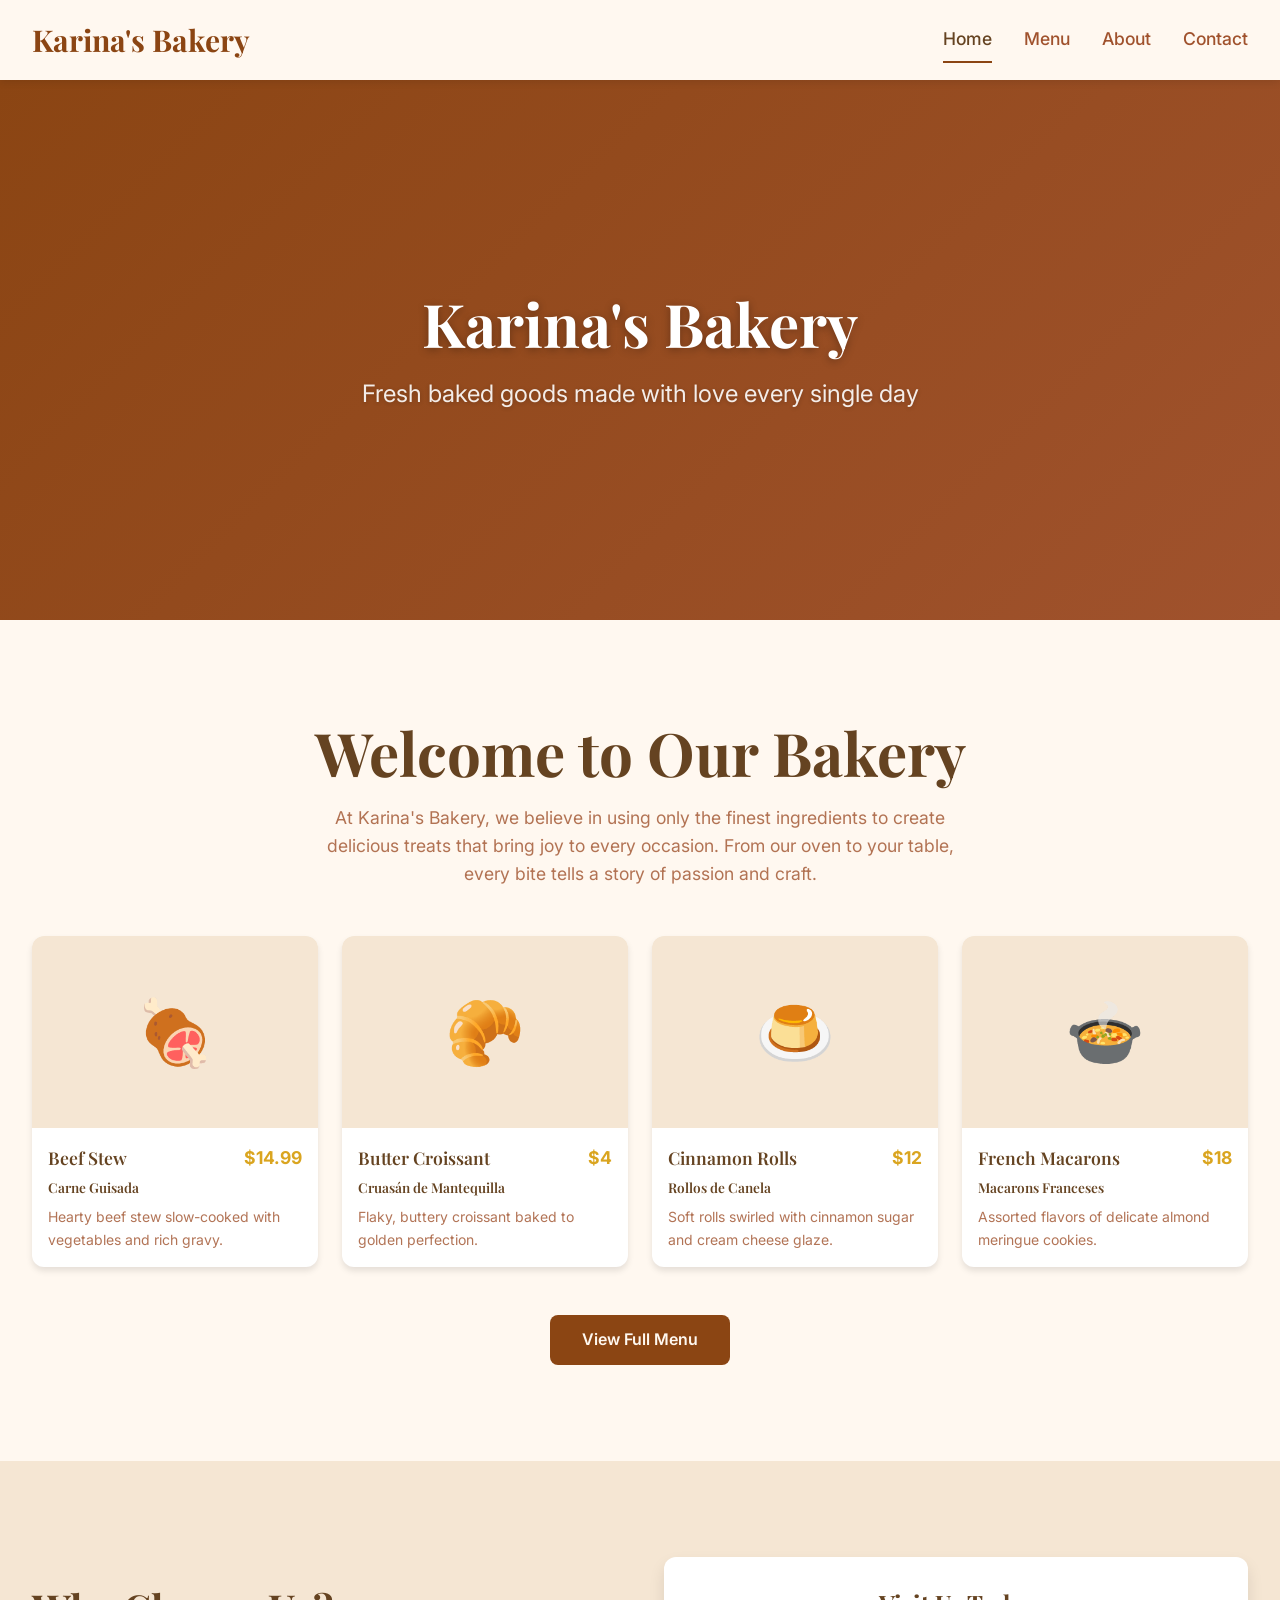
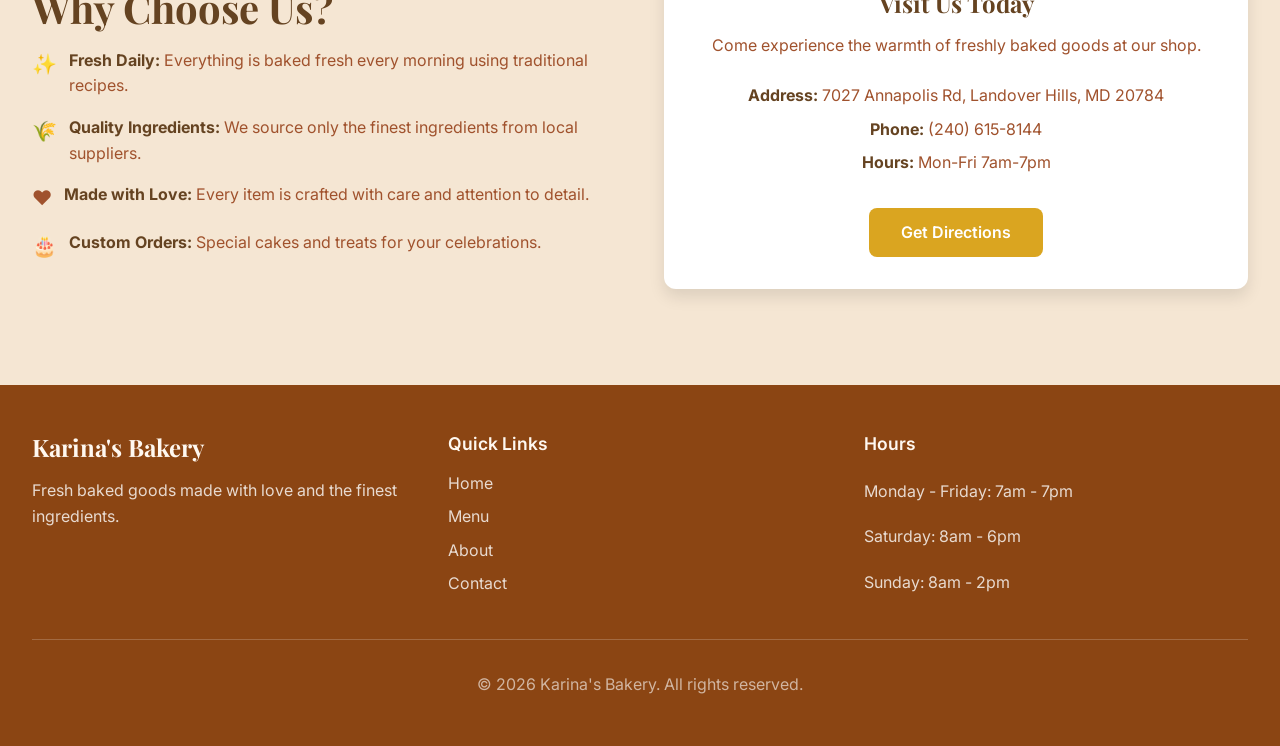
<file: index.html>
<!DOCTYPE html>
<html lang="en">
<head>
  <meta charset="UTF-8" />
  <meta name="viewport" content="width=device-width, initial-scale=1.0" />
  <meta name="description" content="Karina's Bakery - Fresh baked goods, custom cakes, and delicious pastries made with love" />
  <title>Karina's Bakery | Fresh Baked Goods</title>
  <link rel="preconnect" href="https://fonts.googleapis.com" />
  <link rel="preconnect" href="https://fonts.gstatic.com" crossorigin />
  <link href="https://fonts.googleapis.com/css2?family=Inter:wght@400;500;600&family=Playfair+Display:wght@400;500;600;700&display=swap" rel="stylesheet" />
  <link rel="stylesheet" href="css/styles.css" />
</head>
<body>

  <!-- Mobile toggle checkbox (must be before header for CSS sibling selector) -->
  <input type="checkbox" id="mobile-toggle" />

  <!-- Header -->
  <header class="header">
    <nav class="nav container">
      <a href="index.html" class="logo">Karina's Bakery</a>
      <div class="nav-links">
        <a href="index.html" class="active">Home</a>
        <a href="menu.html">Menu</a>
        <a href="about.html">About</a>
        <a href="contact.html">Contact</a>
      </div>
      <label for="mobile-toggle" class="mobile-toggle-label" aria-label="Toggle menu">
        <span class="bar"></span>
        <span class="bar"></span>
        <span class="bar"></span>
      </label>
    </nav>
    <div class="mobile-nav container">
      <a href="index.html" class="active">Home</a>
      <a href="menu.html">Menu</a>
      <a href="about.html">About</a>
      <a href="contact.html">Contact</a>
    </div>
  </header>

  <!-- Hero -->
  <section class="hero">
    <div class="hero-content">
      <h1>Karina's Bakery</h1>
      <p>Fresh baked goods made with love every single day</p>
    </div>
  </section>

  <!-- Welcome Section -->
  <section class="section-cream">
    <div class="container">
      <div class="section-title">
        <h2>Welcome to Our Bakery</h2>
      </div>
      <p class="section-subtitle">
        At Karina's Bakery, we believe in using only the finest ingredients to create delicious treats
        that bring joy to every occasion. From our oven to your table, every bite tells a story of passion and craft.
      </p>

      <div class="card-grid xl-4">
        <!-- Beef Stew -->
        <div class="product-card">
          <div class="card-image"><span>&#127830;</span></div>
          <div class="card-body">
            <div class="card-header">
              <span class="card-title">Beef Stew</span>
              <span class="card-price">$14.99</span>
            </div>
            <div class="card-subtitle">Carne Guisada</div>
            <p class="card-desc">Hearty beef stew slow-cooked with vegetables and rich gravy.</p>
          </div>
        </div>

        <!-- Butter Croissant -->
        <div class="product-card">
          <div class="card-image"><span>&#129360;</span></div>
          <div class="card-body">
            <div class="card-header">
              <span class="card-title">Butter Croissant</span>
              <span class="card-price">$4</span>
            </div>
            <div class="card-subtitle">Cruas&aacute;n de Mantequilla</div>
            <p class="card-desc">Flaky, buttery croissant baked to golden perfection.</p>
          </div>
        </div>

        <!-- Cinnamon Rolls -->
        <div class="product-card">
          <div class="card-image"><span>&#127854;</span></div>
          <div class="card-body">
            <div class="card-header">
              <span class="card-title">Cinnamon Rolls</span>
              <span class="card-price">$12</span>
            </div>
            <div class="card-subtitle">Rollos de Canela</div>
            <p class="card-desc">Soft rolls swirled with cinnamon sugar and cream cheese glaze.</p>
          </div>
        </div>

        <!-- French Macarons -->
        <div class="product-card">
          <div class="card-image"><span>&#127858;</span></div>
          <div class="card-body">
            <div class="card-header">
              <span class="card-title">French Macarons</span>
              <span class="card-price">$18</span>
            </div>
            <div class="card-subtitle">Macarons Franceses</div>
            <p class="card-desc">Assorted flavors of delicate almond meringue cookies.</p>
          </div>
        </div>
      </div>

      <div style="text-align:center; margin-top:3rem;">
        <a href="menu.html" class="btn btn-primary">View Full Menu</a>
      </div>
    </div>
  </section>

  <!-- Why Choose Us -->
  <section class="section-cream-dark">
    <div class="container">
      <div class="two-col">
        <div>
          <h2 class="section-title" style="text-align:left;">Why Choose Us?</h2>
          <ul class="features-list">
            <li>
              <span class="icon">&#10024;</span>
              <span><strong>Fresh Daily:</strong> Everything is baked fresh every morning using traditional recipes.</span>
            </li>
            <li>
              <span class="icon">&#127806;</span>
              <span><strong>Quality Ingredients:</strong> We source only the finest ingredients from local suppliers.</span>
            </li>
            <li>
              <span class="icon">&#10084;&#65039;</span>
              <span><strong>Made with Love:</strong> Every item is crafted with care and attention to detail.</span>
            </li>
            <li>
              <span class="icon">&#127874;</span>
              <span><strong>Custom Orders:</strong> Special cakes and treats for your celebrations.</span>
            </li>
          </ul>
        </div>

        <div class="visit-card">
          <h3 style="font-size:1.5rem; margin-bottom:1rem;">Visit Us Today</h3>
          <p style="color:var(--brown-light); margin-bottom:1.5rem;">
            Come experience the warmth of freshly baked goods at our shop.
          </p>
          <div class="info-row"><strong>Address:</strong> 7027 Annapolis Rd, Landover Hills, MD 20784</div>
          <div class="info-row"><strong>Phone:</strong> (240) 615-8144</div>
          <div class="info-row"><strong>Hours:</strong> Mon-Fri 7am-7pm</div>
          <a href="contact.html" class="btn btn-gold" style="margin-top:1.5rem;">Get Directions</a>
        </div>
      </div>
    </div>
  </section>

  <!-- Footer -->
  <footer class="footer">
    <div class="container">
      <div class="footer-grid">
        <div>
          <h3>Karina's Bakery</h3>
          <p class="brand-text">Fresh baked goods made with love and the finest ingredients.</p>
        </div>
        <div>
          <h4>Quick Links</h4>
          <ul class="links-list">
            <li><a href="index.html">Home</a></li>
            <li><a href="menu.html">Menu</a></li>
            <li><a href="about.html">About</a></li>
            <li><a href="contact.html">Contact</a></li>
          </ul>
        </div>
        <div>
          <h4>Hours</h4>
          <ul class="hours-list">
            <li>Monday - Friday: 7am - 7pm</li>
            <li>Saturday: 8am - 6pm</li>
            <li>Sunday: 8am - 2pm</li>
          </ul>
        </div>
      </div>
      <hr class="footer-divider" />
      <p class="footer-copyright">&copy; 2026 Karina's Bakery. All rights reserved.</p>
    </div>
  </footer>

</body>
</html>
</file>
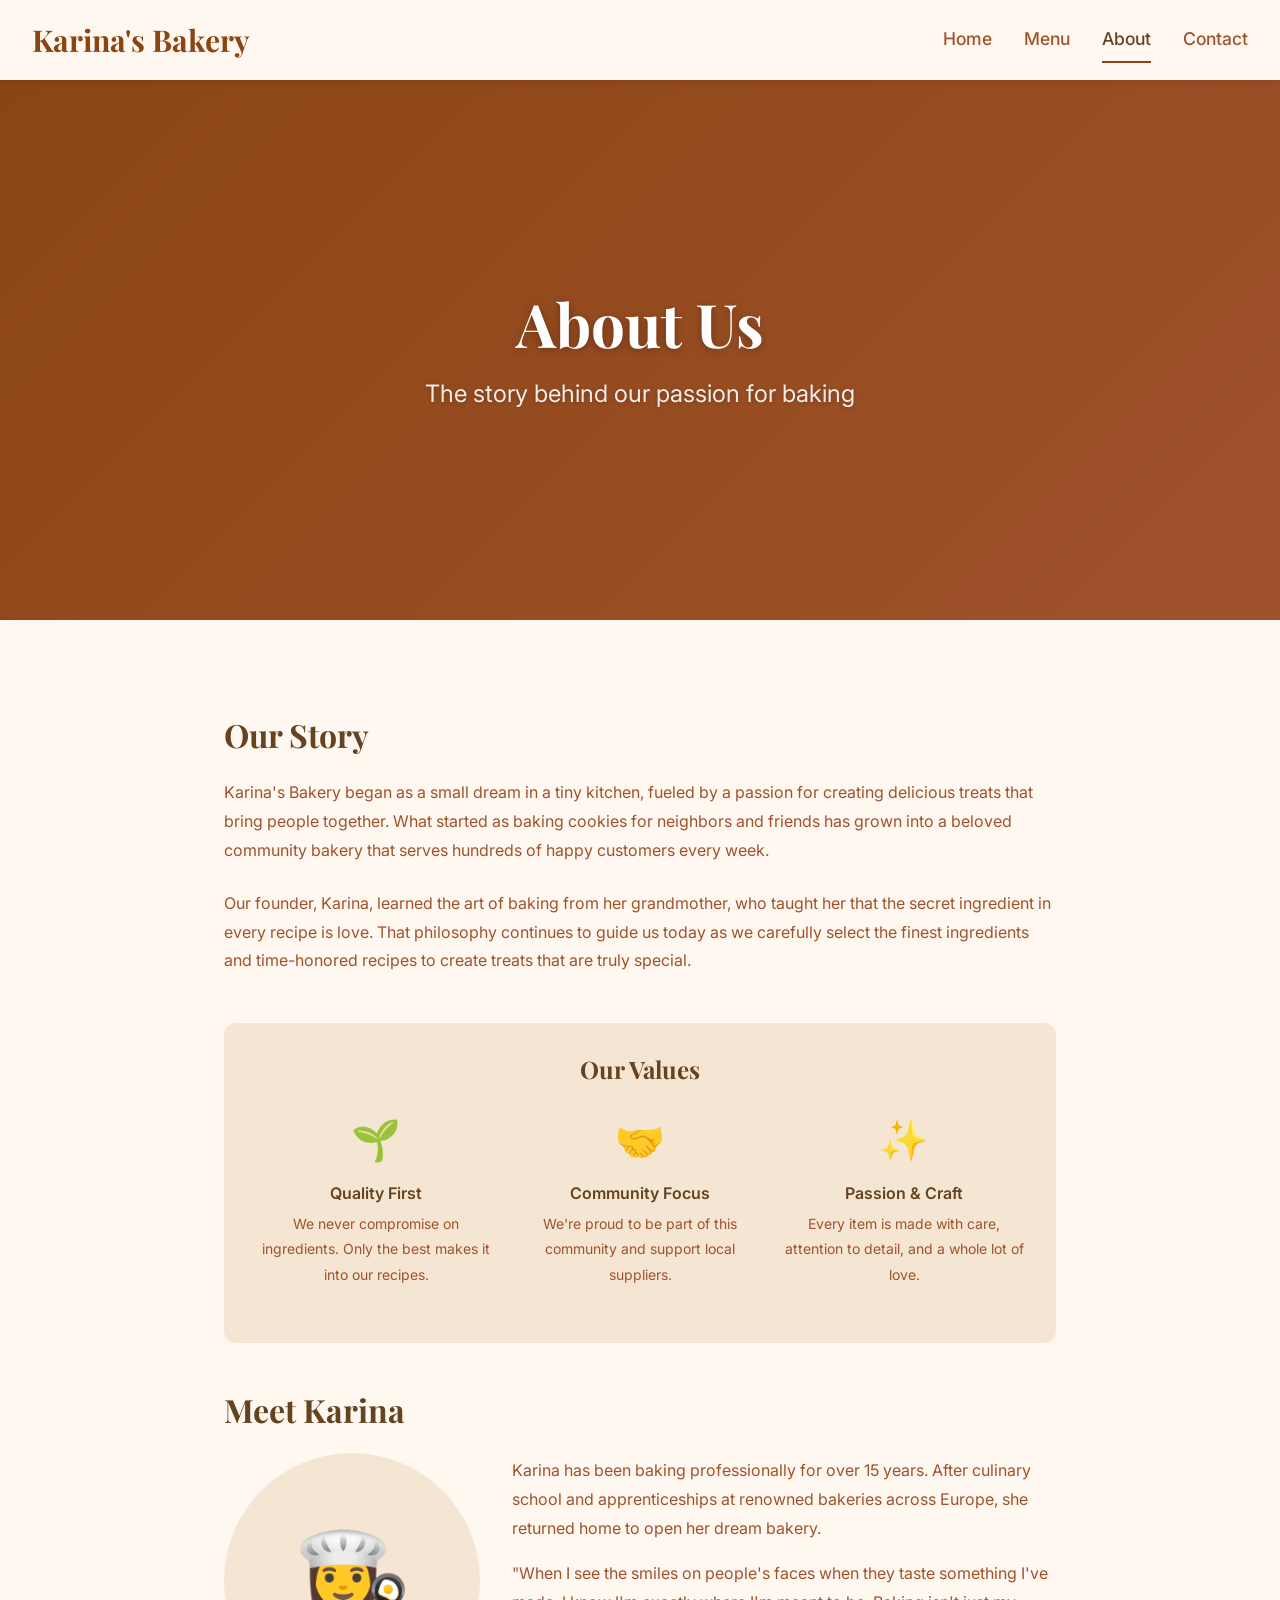
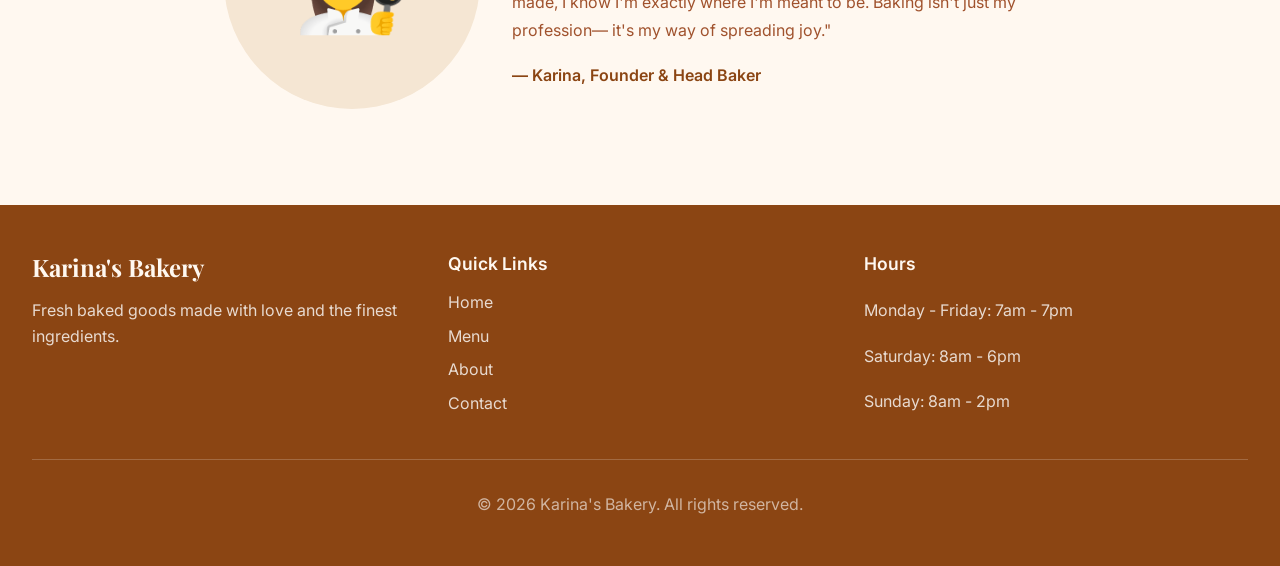
<file: about.html>
<!DOCTYPE html>
<html lang="en">
<head>
  <meta charset="UTF-8" />
  <meta name="viewport" content="width=device-width, initial-scale=1.0" />
  <meta name="description" content="Learn about Karina's Bakery - our story, values, and passion for baking" />
  <title>About | Karina's Bakery</title>
  <link rel="preconnect" href="https://fonts.googleapis.com" />
  <link rel="preconnect" href="https://fonts.gstatic.com" crossorigin />
  <link href="https://fonts.googleapis.com/css2?family=Inter:wght@400;500;600&family=Playfair+Display:wght@400;500;600;700&display=swap" rel="stylesheet" />
  <link rel="stylesheet" href="css/styles.css" />
</head>
<body>

  <input type="checkbox" id="mobile-toggle" />

  <!-- Header -->
  <header class="header">
    <nav class="nav container">
      <a href="index.html" class="logo">Karina's Bakery</a>
      <div class="nav-links">
        <a href="index.html">Home</a>
        <a href="menu.html">Menu</a>
        <a href="about.html" class="active">About</a>
        <a href="contact.html">Contact</a>
      </div>
      <label for="mobile-toggle" class="mobile-toggle-label" aria-label="Toggle menu">
        <span class="bar"></span>
        <span class="bar"></span>
        <span class="bar"></span>
      </label>
    </nav>
    <div class="mobile-nav container">
      <a href="index.html">Home</a>
      <a href="menu.html">Menu</a>
      <a href="about.html" class="active">About</a>
      <a href="contact.html">Contact</a>
    </div>
  </header>

  <!-- Hero -->
  <section class="hero">
    <div class="hero-content">
      <h1>About Us</h1>
      <p>The story behind our passion for baking</p>
    </div>
  </section>

  <!-- Story Section -->
  <section class="section-cream">
    <div class="container" style="max-width:56rem;">
      <div class="story-content">
        <h2>Our Story</h2>
        <p>
          Karina's Bakery began as a small dream in a tiny kitchen, fueled by a passion for creating
          delicious treats that bring people together. What started as baking cookies for neighbors
          and friends has grown into a beloved community bakery that serves hundreds of happy
          customers every week.
        </p>
        <p>
          Our founder, Karina, learned the art of baking from her grandmother, who taught her that
          the secret ingredient in every recipe is love. That philosophy continues to guide us today
          as we carefully select the finest ingredients and time-honored recipes to create treats
          that are truly special.
        </p>

        <!-- Values Box -->
        <div class="values-box">
          <h3>Our Values</h3>
          <div class="values-grid">
            <div class="value-card">
              <div class="icon">&#127793;</div>
              <h4>Quality First</h4>
              <p>We never compromise on ingredients. Only the best makes it into our recipes.</p>
            </div>
            <div class="value-card">
              <div class="icon">&#129309;</div>
              <h4>Community Focus</h4>
              <p>We're proud to be part of this community and support local suppliers.</p>
            </div>
            <div class="value-card">
              <div class="icon">&#10024;</div>
              <h4>Passion &amp; Craft</h4>
              <p>Every item is made with care, attention to detail, and a whole lot of love.</p>
            </div>
          </div>
        </div>

        <!-- Meet Karina -->
        <h2>Meet Karina</h2>
        <div class="meet-karina">
          <div class="avatar-circle">
            <span>&#128105;&#8205;&#127859;</span>
          </div>
          <div class="bio">
            <p>
              Karina has been baking professionally for over 15 years. After culinary school and
              apprenticeships at renowned bakeries across Europe, she returned home to open her
              dream bakery.
            </p>
            <p>
              "When I see the smiles on people's faces when they taste something I've made,
              I know I'm exactly where I'm meant to be. Baking isn't just my profession&mdash;
              it's my way of spreading joy."
            </p>
            <p class="attribution">&mdash; Karina, Founder &amp; Head Baker</p>
          </div>
        </div>
      </div>
    </div>
  </section>

  <!-- Footer -->
  <footer class="footer">
    <div class="container">
      <div class="footer-grid">
        <div>
          <h3>Karina's Bakery</h3>
          <p class="brand-text">Fresh baked goods made with love and the finest ingredients.</p>
        </div>
        <div>
          <h4>Quick Links</h4>
          <ul class="links-list">
            <li><a href="index.html">Home</a></li>
            <li><a href="menu.html">Menu</a></li>
            <li><a href="about.html">About</a></li>
            <li><a href="contact.html">Contact</a></li>
          </ul>
        </div>
        <div>
          <h4>Hours</h4>
          <ul class="hours-list">
            <li>Monday - Friday: 7am - 7pm</li>
            <li>Saturday: 8am - 6pm</li>
            <li>Sunday: 8am - 2pm</li>
          </ul>
        </div>
      </div>
      <hr class="footer-divider" />
      <p class="footer-copyright">&copy; 2026 Karina's Bakery. All rights reserved.</p>
    </div>
  </footer>

</body>
</html>
</file>
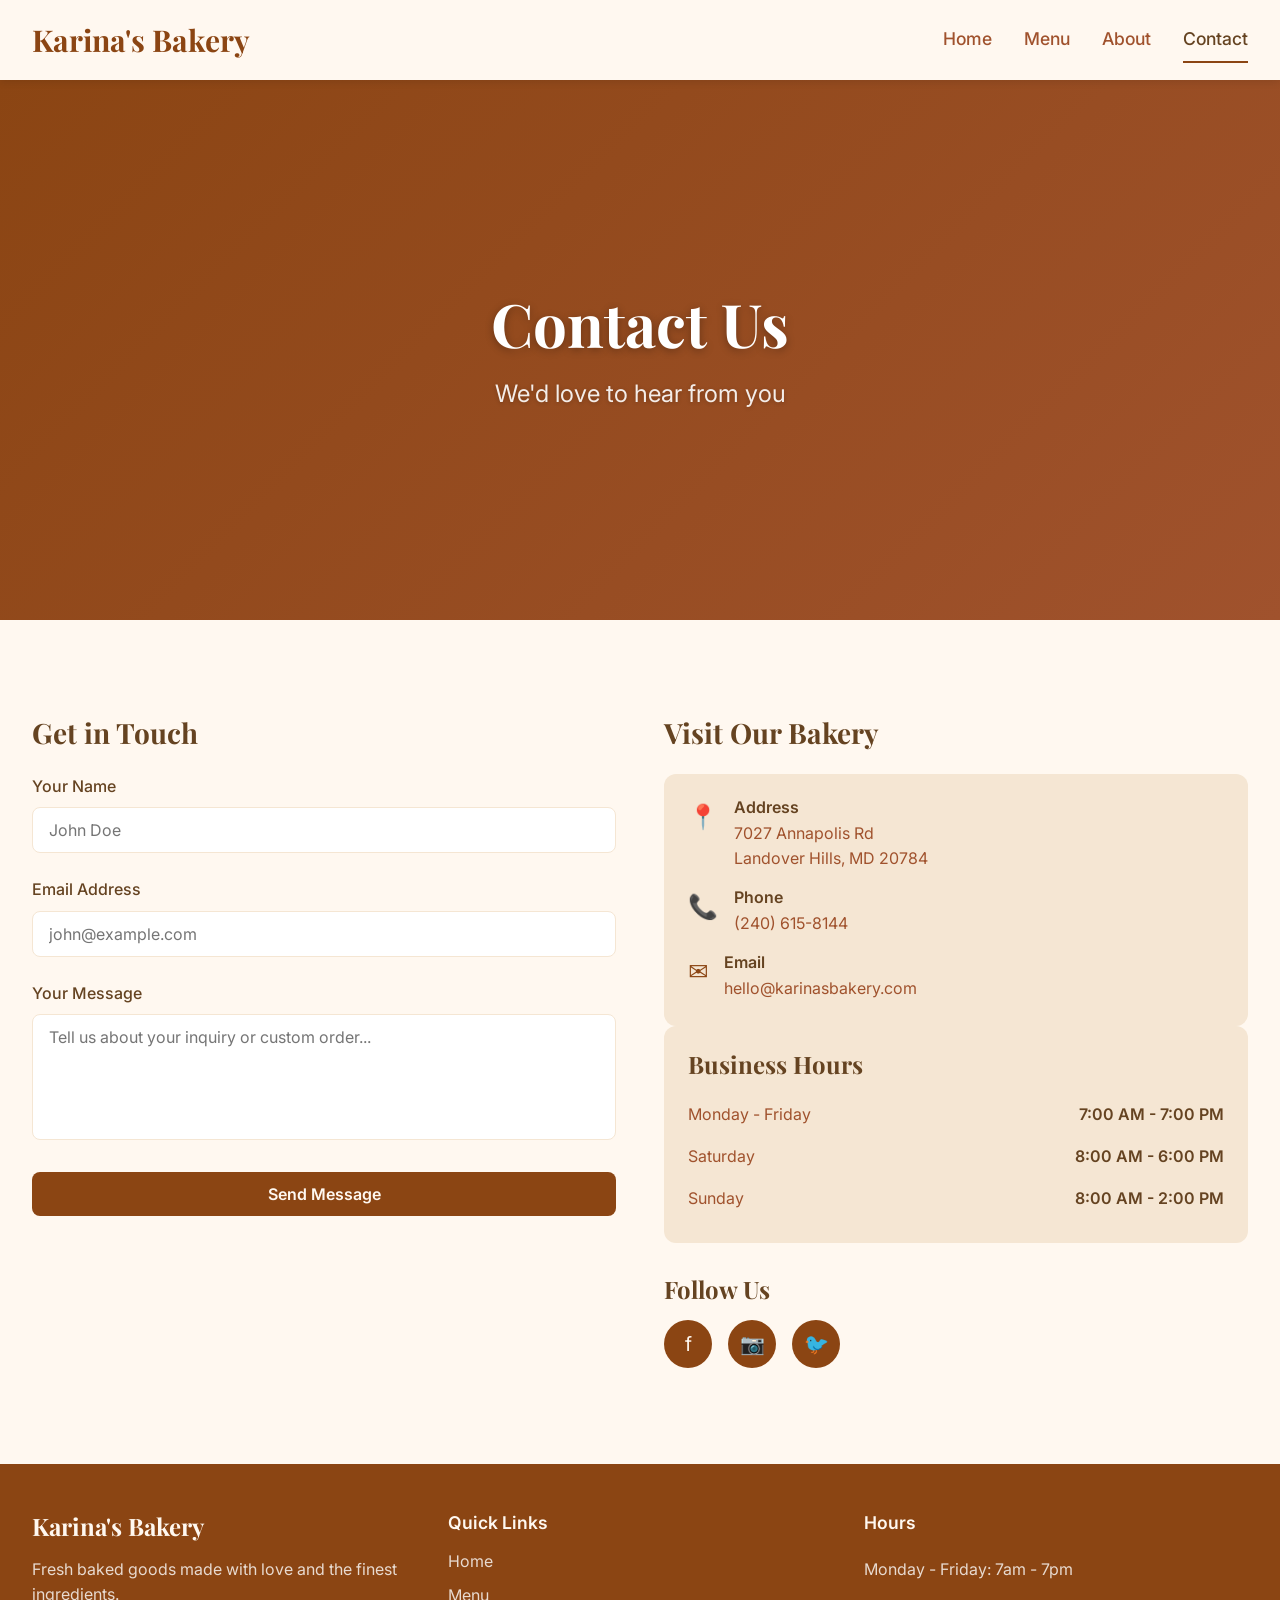
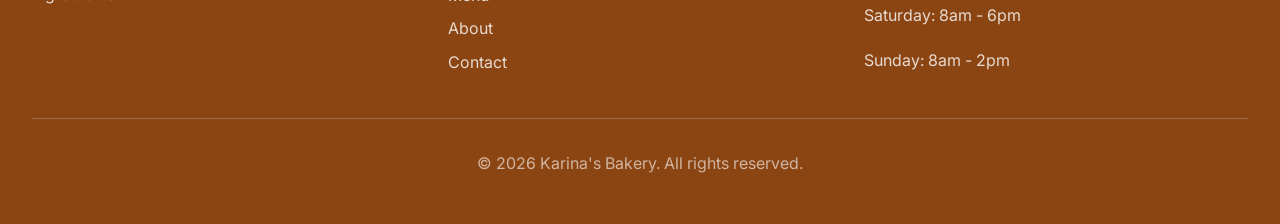
<file: contact.html>
<!DOCTYPE html>
<html lang="en">
<head>
  <meta charset="UTF-8" />
  <meta name="viewport" content="width=device-width, initial-scale=1.0" />
  <meta name="description" content="Contact Karina's Bakery - Get in touch for orders, questions, or custom requests" />
  <title>Contact | Karina's Bakery</title>
  <link rel="preconnect" href="https://fonts.googleapis.com" />
  <link rel="preconnect" href="https://fonts.gstatic.com" crossorigin />
  <link href="https://fonts.googleapis.com/css2?family=Inter:wght@400;500;600&family=Playfair+Display:wght@400;500;600;700&display=swap" rel="stylesheet" />
  <link rel="stylesheet" href="css/styles.css" />
</head>
<body>

  <input type="checkbox" id="mobile-toggle" />

  <!-- Header -->
  <header class="header">
    <nav class="nav container">
      <a href="index.html" class="logo">Karina's Bakery</a>
      <div class="nav-links">
        <a href="index.html">Home</a>
        <a href="menu.html">Menu</a>
        <a href="about.html">About</a>
        <a href="contact.html" class="active">Contact</a>
      </div>
      <label for="mobile-toggle" class="mobile-toggle-label" aria-label="Toggle menu">
        <span class="bar"></span>
        <span class="bar"></span>
        <span class="bar"></span>
      </label>
    </nav>
    <div class="mobile-nav container">
      <a href="index.html">Home</a>
      <a href="menu.html">Menu</a>
      <a href="about.html">About</a>
      <a href="contact.html" class="active">Contact</a>
    </div>
  </header>

  <!-- Hero -->
  <section class="hero">
    <div class="hero-content">
      <h1>Contact Us</h1>
      <p>We'd love to hear from you</p>
    </div>
  </section>

  <!-- Contact Section -->
  <section class="section-cream">
    <div class="container">
      <div class="contact-grid">

        <!-- Contact Form -->
        <div class="contact-form">
          <h2>Get in Touch</h2>
          <form action="#" method="POST">
            <div class="form-group">
              <label for="name">Your Name</label>
              <input type="text" id="name" name="name" class="form-input" placeholder="John Doe" required />
            </div>
            <div class="form-group">
              <label for="email">Email Address</label>
              <input type="email" id="email" name="email" class="form-input" placeholder="john@example.com" required />
            </div>
            <div class="form-group">
              <label for="message">Your Message</label>
              <textarea id="message" name="message" class="form-input" rows="5" placeholder="Tell us about your inquiry or custom order..." required></textarea>
            </div>
            <button type="submit" class="btn-submit">Send Message</button>
          </form>
        </div>

        <!-- Visit & Info -->
        <div class="visit-section">
          <h2>Visit Our Bakery</h2>
          <div class="info-card">
            <div class="info-row-contact">
              <span class="icon">&#128205;</span>
              <div>
                <h3>Address</h3>
                <p>7027 Annapolis Rd<br />Landover Hills, MD 20784</p>
              </div>
            </div>
            <div class="info-row-contact">
              <span class="icon">&#128222;</span>
              <div>
                <h3>Phone</h3>
                <p>(240) 615-8144</p>
              </div>
            </div>
            <div class="info-row-contact">
              <span class="icon">&#9993;&#65039;</span>
              <div>
                <h3>Email</h3>
                <p>hello@karinasbakery.com</p>
              </div>
            </div>
          </div>

          <!-- Business Hours -->
          <div class="hours-card">
            <h3>Business Hours</h3>
            <ul class="hours-list">
              <li>
                <span>Monday - Friday</span>
                <span>7:00 AM - 7:00 PM</span>
              </li>
              <li>
                <span>Saturday</span>
                <span>8:00 AM - 6:00 PM</span>
              </li>
              <li>
                <span>Sunday</span>
                <span>8:00 AM - 2:00 PM</span>
              </li>
            </ul>
          </div>

          <!-- Social Links -->
          <div class="social-section" style="margin-top:2rem;">
            <h3>Follow Us</h3>
            <div class="social-links">
              <a href="https://facebook.com" class="social-link" aria-label="Facebook" target="_blank" rel="noopener noreferrer">f</a>
              <a href="https://instagram.com" class="social-link" aria-label="Instagram" target="_blank" rel="noopener noreferrer">&#128247;</a>
              <a href="https://twitter.com" class="social-link" aria-label="Twitter" target="_blank" rel="noopener noreferrer">&#128038;</a>
            </div>
          </div>
        </div>

      </div>
    </div>
  </section>

  <!-- Footer -->
  <footer class="footer">
    <div class="container">
      <div class="footer-grid">
        <div>
          <h3>Karina's Bakery</h3>
          <p class="brand-text">Fresh baked goods made with love and the finest ingredients.</p>
        </div>
        <div>
          <h4>Quick Links</h4>
          <ul class="links-list">
            <li><a href="index.html">Home</a></li>
            <li><a href="menu.html">Menu</a></li>
            <li><a href="about.html">About</a></li>
            <li><a href="contact.html">Contact</a></li>
          </ul>
        </div>
        <div>
          <h4>Hours</h4>
          <ul class="hours-list">
            <li>Monday - Friday: 7am - 7pm</li>
            <li>Saturday: 8am - 6pm</li>
            <li>Sunday: 8am - 2pm</li>
          </ul>
        </div>
      </div>
      <hr class="footer-divider" />
      <p class="footer-copyright">&copy; 2026 Karina's Bakery. All rights reserved.</p>
    </div>
  </footer>

</body>
</html>
</file>
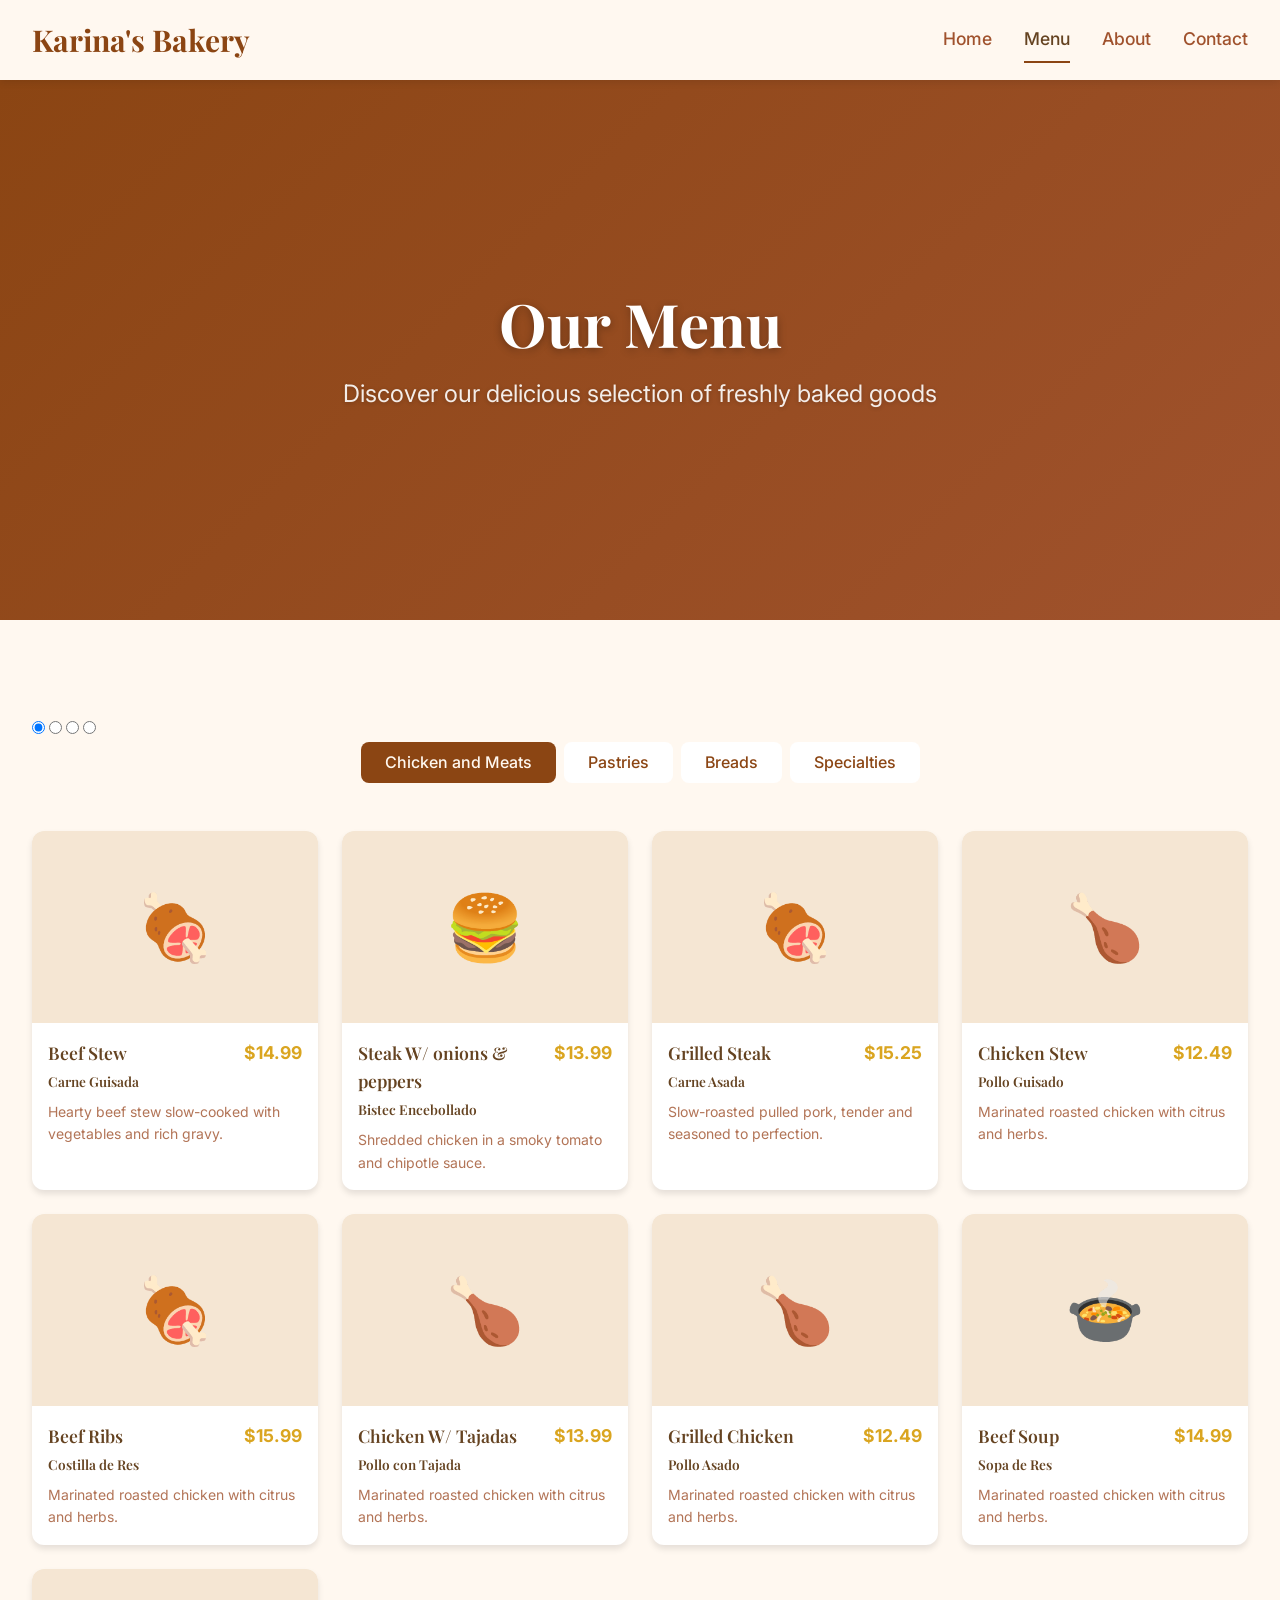
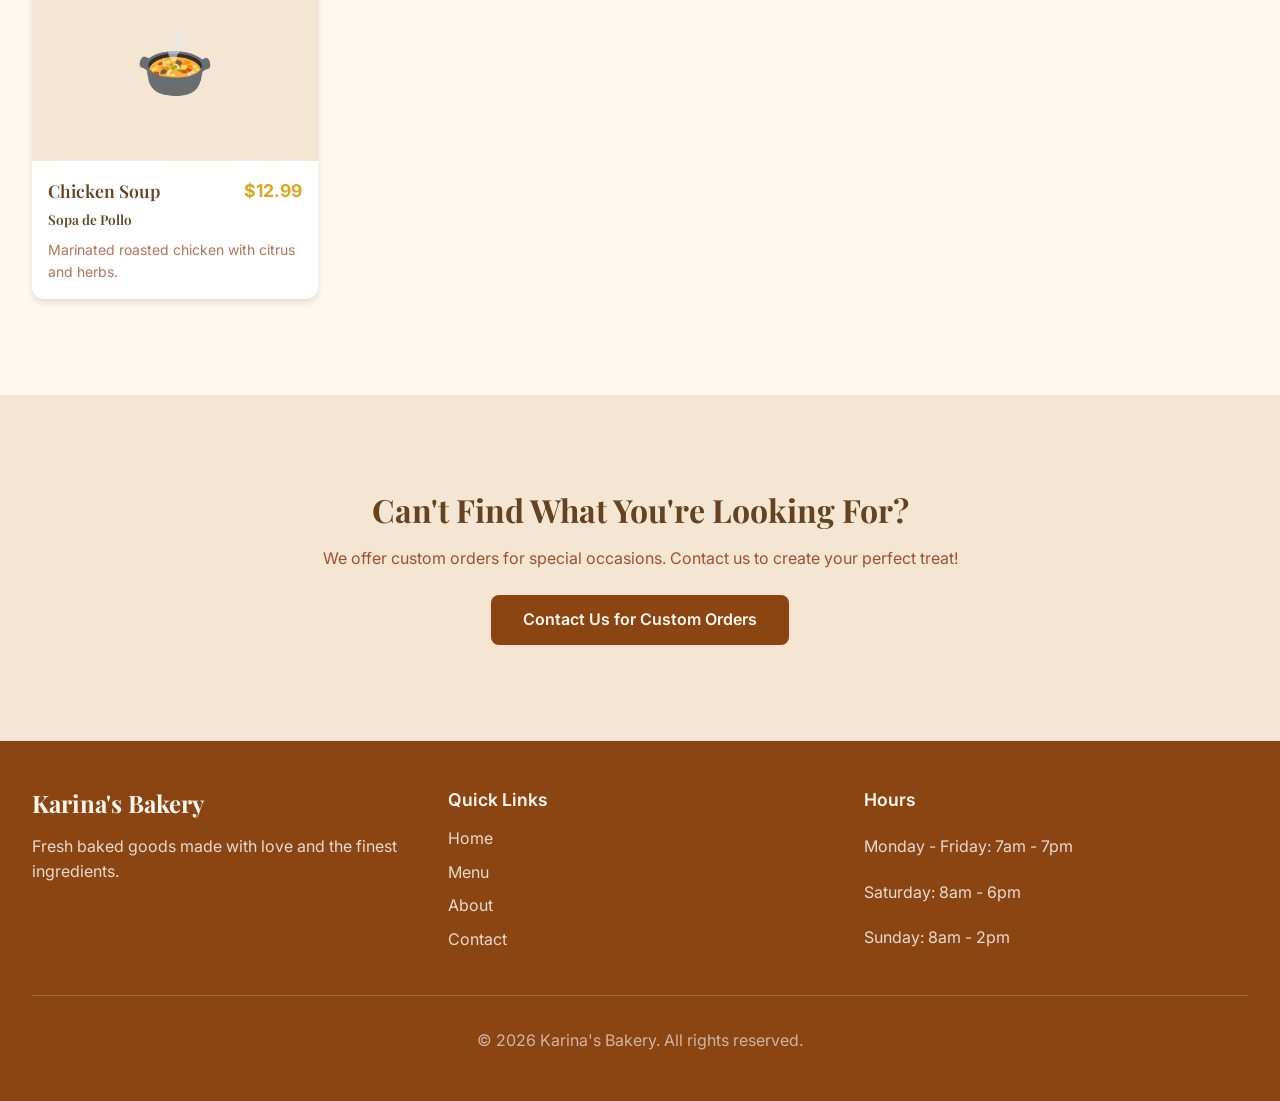
<file: menu.html>
<!DOCTYPE html>
<html lang="en">
<head>
  <meta charset="UTF-8" />
  <meta name="viewport" content="width=device-width, initial-scale=1.0" />
  <meta name="description" content="Karina's Bakery - Our menu of freshly baked goods, meats, pastries, and specialties" />
  <title>Menu | Karina's Bakery</title>
  <link rel="preconnect" href="https://fonts.googleapis.com" />
  <link rel="preconnect" href="https://fonts.gstatic.com" crossorigin />
  <link href="https://fonts.googleapis.com/css2?family=Inter:wght@400;500;600&family=Playfair+Display:wght@400;500;600;700&display=swap" rel="stylesheet" />
  <link rel="stylesheet" href="css/styles.css" />
</head>
<body>

  <input type="checkbox" id="mobile-toggle" />

  <!-- Header -->
  <header class="header">
    <nav class="nav container">
      <a href="index.html" class="logo">Karina's Bakery</a>
      <div class="nav-links">
        <a href="index.html">Home</a>
        <a href="menu.html" class="active">Menu</a>
        <a href="about.html">About</a>
        <a href="contact.html">Contact</a>
      </div>
      <label for="mobile-toggle" class="mobile-toggle-label" aria-label="Toggle menu">
        <span class="bar"></span>
        <span class="bar"></span>
        <span class="bar"></span>
      </label>
    </nav>
    <div class="mobile-nav container">
      <a href="index.html">Home</a>
      <a href="menu.html" class="active">Menu</a>
      <a href="about.html">About</a>
      <a href="contact.html">Contact</a>
    </div>
  </header>

  <!-- Hero -->
  <section class="hero">
    <div class="hero-content">
      <h1>Our Menu</h1>
      <p>Discover our delicious selection of freshly baked goods</p>
    </div>
  </section>

  <!-- Menu Section -->
  <section class="section-cream">
    <div class="container">

      <!-- Radio inputs for category filtering (placed before tabs for CSS sibling selector) -->
      <input type="radio" name="category" id="tab-chicken" checked />
      <input type="radio" name="category" id="tab-pastries" />
      <input type="radio" name="category" id="tab-breads" />
      <input type="radio" name="category" id="tab-specialties" />

      <!-- Tab Labels -->
      <div class="category-tabs">
        <label for="tab-chicken">Chicken and Meats</label>
        <label for="tab-pastries">Pastries</label>
        <label for="tab-breads">Breads</label>
        <label for="tab-specialties">Specialties</label>
      </div>

      <!-- Menu Grid -->
      <div class="menu-grid">
        <!-- Chicken and Meats -->
        <div id="cat-chicken" class="card-grid" style="grid-template-columns: repeat(auto-fill, minmax(260px, 1fr));">
          <div class="product-card">
            <div class="card-image"><span>&#127830;</span></div>
            <div class="card-body">
              <div class="card-header">
                <span class="card-title">Beef Stew</span>
                <span class="card-price">$14.99</span>
              </div>
              <div class="card-subtitle">Carne Guisada</div>
              <p class="card-desc">Hearty beef stew slow-cooked with vegetables and rich gravy.</p>
            </div>
          </div>
          <div class="product-card">
            <div class="card-image"><span>&#127828;</span></div>
            <div class="card-body">
              <div class="card-header">
                <span class="card-title">Steak W/ onions &amp; peppers</span>
                <span class="card-price">$13.99</span>
              </div>
              <div class="card-subtitle">Bistec Encebollado</div>
              <p class="card-desc">Shredded chicken in a smoky tomato and chipotle sauce.</p>
            </div>
          </div>
          <div class="product-card">
            <div class="card-image"><span>&#127830;</span></div>
            <div class="card-body">
              <div class="card-header">
                <span class="card-title">Grilled Steak</span>
                <span class="card-price">$15.25</span>
              </div>
              <div class="card-subtitle">Carne Asada</div>
              <p class="card-desc">Slow-roasted pulled pork, tender and seasoned to perfection.</p>
            </div>
          </div>
          <div class="product-card">
            <div class="card-image"><span>&#127831;</span></div>
            <div class="card-body">
              <div class="card-header">
                <span class="card-title">Chicken Stew</span>
                <span class="card-price">$12.49</span>
              </div>
              <div class="card-subtitle">Pollo Guisado</div>
              <p class="card-desc">Marinated roasted chicken with citrus and herbs.</p>
            </div>
          </div>
          <div class="product-card">
            <div class="card-image"><span>&#127830;</span></div>
            <div class="card-body">
              <div class="card-header">
                <span class="card-title">Beef Ribs</span>
                <span class="card-price">$15.99</span>
              </div>
              <div class="card-subtitle">Costilla de Res</div>
              <p class="card-desc">Marinated roasted chicken with citrus and herbs.</p>
            </div>
          </div>
          <div class="product-card">
            <div class="card-image"><span>&#127831;</span></div>
            <div class="card-body">
              <div class="card-header">
                <span class="card-title">Chicken W/ Tajadas</span>
                <span class="card-price">$13.99</span>
              </div>
              <div class="card-subtitle">Pollo con Tajada</div>
              <p class="card-desc">Marinated roasted chicken with citrus and herbs.</p>
            </div>
          </div>
          <div class="product-card">
            <div class="card-image"><span>&#127831;</span></div>
            <div class="card-body">
              <div class="card-header">
                <span class="card-title">Grilled Chicken</span>
                <span class="card-price">$12.49</span>
              </div>
              <div class="card-subtitle">Pollo Asado</div>
              <p class="card-desc">Marinated roasted chicken with citrus and herbs.</p>
            </div>
          </div>
          <div class="product-card">
            <div class="card-image"><span>&#127858;</span></div>
            <div class="card-body">
              <div class="card-header">
                <span class="card-title">Beef Soup</span>
                <span class="card-price">$14.99</span>
              </div>
              <div class="card-subtitle">Sopa de Res</div>
              <p class="card-desc">Marinated roasted chicken with citrus and herbs.</p>
            </div>
          </div>
          <div class="product-card">
            <div class="card-image"><span>&#127858;</span></div>
            <div class="card-body">
              <div class="card-header">
                <span class="card-title">Chicken Soup</span>
                <span class="card-price">$12.99</span>
              </div>
              <div class="card-subtitle">Sopa de Pollo</div>
              <p class="card-desc">Marinated roasted chicken with citrus and herbs.</p>
            </div>
          </div>
        </div>

        <!-- Pastries -->
        <div id="cat-pastries" class="card-grid" style="grid-template-columns: repeat(auto-fill, minmax(260px, 1fr));">
          <div class="product-card">
            <div class="card-image"><span>&#129360;</span></div>
            <div class="card-body">
              <div class="card-header">
                <span class="card-title">Butter Croissant</span>
                <span class="card-price">$4</span>
              </div>
              <div class="card-subtitle">Cruas&aacute;n de Mantequilla</div>
              <p class="card-desc">Flaky, buttery croissant baked to golden perfection.</p>
            </div>
          </div>
          <div class="product-card">
            <div class="card-image"><span>&#127838;</span></div>
            <div class="card-body">
              <div class="card-header">
                <span class="card-title">Pain au Chocolat</span>
                <span class="card-price">$5</span>
              </div>
              <div class="card-subtitle">Pan de Chocolate</div>
              <p class="card-desc">French pastry filled with rich dark chocolate.</p>
            </div>
          </div>
          <div class="product-card">
            <div class="card-image"><span>&#127856;</span></div>
            <div class="card-body">
              <div class="card-header">
                <span class="card-title">Fruit Danish</span>
                <span class="card-price">$5</span>
              </div>
              <div class="card-subtitle">Dan&eacute;s de Frutas</div>
              <p class="card-desc">Flaky pastry with custard and seasonal fruit topping.</p>
            </div>
          </div>
          <div class="product-card">
            <div class="card-image"><span>&#127856;</span></div>
            <div class="card-body">
              <div class="card-header">
                <span class="card-title">Chocolate Eclair</span>
                <span class="card-price">$6</span>
              </div>
              <div class="card-subtitle">&Eacute;clair de Chocolate</div>
              <p class="card-desc">Choux pastry filled with vanilla custard and topped with chocolate glaze.</p>
            </div>
          </div>
        </div>

        <!-- Breads -->
        <div id="cat-breads" class="card-grid" style="grid-template-columns: repeat(auto-fill, minmax(260px, 1fr));">
          <div class="product-card">
            <div class="card-image"><span>&#127838;</span></div>
            <div class="card-body">
              <div class="card-header">
                <span class="card-title">Sourdough Loaf</span>
                <span class="card-price">$8</span>
              </div>
              <div class="card-subtitle">Pan de Masa Madre</div>
              <p class="card-desc">Artisan sourdough with a crispy crust and tangy flavor.</p>
            </div>
          </div>
          <div class="product-card">
            <div class="card-image"><span>&#127838;</span></div>
            <div class="card-body">
              <div class="card-header">
                <span class="card-title">French Baguette</span>
                <span class="card-price">$4</span>
              </div>
              <div class="card-subtitle">Baguette Francesa</div>
              <p class="card-desc">Traditional French bread with a golden crust and soft interior.</p>
            </div>
          </div>
          <div class="product-card">
            <div class="card-image"><span>&#127838;</span></div>
            <div class="card-body">
              <div class="card-header">
                <span class="card-title">Herb Focaccia</span>
                <span class="card-price">$7</span>
              </div>
              <div class="card-subtitle">Focaccia de Hierbas</div>
              <p class="card-desc">Italian flatbread with rosemary, olive oil, and sea salt.</p>
            </div>
          </div>
          <div class="product-card">
            <div class="card-image"><span>&#127854;</span></div>
            <div class="card-body">
              <div class="card-header">
                <span class="card-title">Cinnamon Rolls</span>
                <span class="card-price">$12</span>
              </div>
              <div class="card-subtitle">Rollos de Canela</div>
              <p class="card-desc">Soft rolls swirled with cinnamon sugar and cream cheese glaze.</p>
            </div>
          </div>
        </div>

        <!-- Specialties -->
        <div id="cat-specialties" class="card-grid" style="grid-template-columns: repeat(auto-fill, minmax(260px, 1fr));">
          <div class="product-card">
            <div class="card-image"><span>&#127858;</span></div>
            <div class="card-body">
              <div class="card-header">
                <span class="card-title">French Macarons</span>
                <span class="card-price">$18</span>
              </div>
              <div class="card-subtitle">Macarons Franceses</div>
              <p class="card-desc">Assorted flavors of delicate almond meringue cookies.</p>
            </div>
          </div>
          <div class="product-card">
            <div class="card-image"><span>&#127856;</span></div>
            <div class="card-body">
              <div class="card-header">
                <span class="card-title">Tiramisu</span>
                <span class="card-price">$8</span>
              </div>
              <div class="card-subtitle">Tiramis&uacute;</div>
              <p class="card-desc">Classic Italian dessert with espresso-soaked ladyfingers and mascarpone.</p>
            </div>
          </div>
          <div class="product-card">
            <div class="card-image"><span>&#129473;</span></div>
            <div class="card-body">
              <div class="card-header">
                <span class="card-title">New York Cheesecake</span>
                <span class="card-price">$7</span>
              </div>
              <div class="card-subtitle">Pay de Queso Nueva York</div>
              <p class="card-desc">Creamy cheesecake with graham cracker crust and berry compote.</p>
            </div>
          </div>
          <div class="product-card">
            <div class="card-image"><span>&#127856;</span></div>
            <div class="card-body">
              <div class="card-header">
                <span class="card-title">Fruit Tarts</span>
                <span class="card-price">$6</span>
              </div>
              <div class="card-subtitle">Tartas de Frutas</div>
              <p class="card-desc">Buttery tart shell with pastry cream and fresh seasonal fruits.</p>
            </div>
          </div>
        </div>
      </div>
    </div>
  </section>

  <!-- Custom Orders CTA -->
  <section class="section-cream-dark cta-section">
    <div class="container">
      <h2>Can't Find What You're Looking For?</h2>
      <p>We offer custom orders for special occasions. Contact us to create your perfect treat!</p>
      <a href="contact.html" class="btn btn-primary">Contact Us for Custom Orders</a>
    </div>
  </section>

  <!-- Footer -->
  <footer class="footer">
    <div class="container">
      <div class="footer-grid">
        <div>
          <h3>Karina's Bakery</h3>
          <p class="brand-text">Fresh baked goods made with love and the finest ingredients.</p>
        </div>
        <div>
          <h4>Quick Links</h4>
          <ul class="links-list">
            <li><a href="index.html">Home</a></li>
            <li><a href="menu.html">Menu</a></li>
            <li><a href="about.html">About</a></li>
            <li><a href="contact.html">Contact</a></li>
          </ul>
        </div>
        <div>
          <h4>Hours</h4>
          <ul class="hours-list">
            <li>Monday - Friday: 7am - 7pm</li>
            <li>Saturday: 8am - 6pm</li>
            <li>Sunday: 8am - 2pm</li>
          </ul>
        </div>
      </div>
      <hr class="footer-divider" />
      <p class="footer-copyright">&copy; 2026 Karina's Bakery. All rights reserved.</p>
    </div>
  </footer>

</body>
</html>
</file>
<file: css/styles.css>
/* ========================================
   CSS Variables & Theme
   ======================================== */
:root {
  --cream: #FFF8F0;
  --cream-dark: #F5E6D3;
  --brown: #8B4513;
  --brown-light: #A0522D;
  --brown-dark: #654321;
  --gold: #DAA520;
  --gold-light: #FFD700;
  --font-serif: 'Playfair Display', Georgia, serif;
  --font-sans: 'Inter', system-ui, sans-serif;
}

/* ========================================
   Reset & Base
   ======================================== */
*,
*::before,
*::after {
  box-sizing: border-box;
  margin: 0;
  padding: 0;
}

html {
  scroll-behavior: smooth;
}

body {
  font-family: var(--font-sans);
  color: var(--brown);
  line-height: 1.6;
  min-height: 100vh;
  display: flex;
  flex-direction: column;
  background-color: var(--cream);
}

h1, h2, h3, h4 {
  font-family: var(--font-serif);
  color: var(--brown-dark);
  line-height: 1.2;
}

a {
  color: inherit;
  text-decoration: none;
}

img {
  max-width: 100%;
  display: block;
}

ul {
  list-style: none;
}

/* ========================================
   Container
   ======================================== */
.container {
  width: 100%;
  max-width: 1280px;
  margin: 0 auto;
  padding-left: 1rem;
  padding-right: 1rem;
}

/* ========================================
   Buttons
   ======================================== */
.btn {
  display: inline-block;
  padding: 0.75rem 2rem;
  border-radius: 0.5rem;
  font-family: var(--font-sans);
  font-weight: 600;
  font-size: 1rem;
  text-align: center;
  cursor: pointer;
  border: none;
  transition: background-color 0.3s, color 0.3s;
}

.btn-primary {
  background-color: var(--brown);
  color: var(--cream);
}

.btn-primary:hover {
  background-color: var(--brown-dark);
}

.btn-gold {
  background-color: var(--gold);
  color: #fff;
}

.btn-gold:hover {
  background-color: var(--gold-light);
}

/* ========================================
   Header
   ======================================== */
.header {
  background-color: var(--cream);
  box-shadow: 0 2px 8px rgba(0, 0, 0, 0.1);
  position: sticky;
  top: 0;
  z-index: 50;
}

.header .nav {
  display: flex;
  align-items: center;
  justify-content: space-between;
  height: 4rem;
}

.header .logo {
  font-family: var(--font-serif);
  font-size: 1.5rem;
  font-weight: 700;
  color: var(--brown);
}

.header .nav-links {
  display: none;
}

.header .nav-links a {
  font-family: var(--font-sans);
  font-size: 1.1rem;
  font-weight: 500;
  color: var(--brown-light);
  padding: 0.5rem 0;
  transition: color 0.3s;
}

.header .nav-links a:hover,
.header .nav-links a.active {
  color: var(--brown-dark);
}

.header .nav-links a.active {
  border-bottom: 2px solid var(--brown);
}

/* Mobile toggle (checkbox hack) */
#mobile-toggle {
  display: none;
}

.mobile-toggle-label {
  display: flex;
  flex-direction: column;
  justify-content: center;
  gap: 5px;
  width: 30px;
  height: 30px;
  cursor: pointer;
  padding: 0.25rem;
  border-radius: 0.5rem;
}

.mobile-toggle-label:hover {
  background-color: var(--cream-dark);
}

.mobile-toggle-label .bar {
  display: block;
  width: 100%;
  height: 2px;
  background-color: var(--brown);
  border-radius: 2px;
  transition: transform 0.3s, opacity 0.3s;
}

#mobile-toggle:checked ~ .header .mobile-toggle-label .bar:nth-child(1) {
  transform: translateY(7px) rotate(45deg);
}

#mobile-toggle:checked ~ .header .mobile-toggle-label .bar:nth-child(2) {
  opacity: 0;
}

#mobile-toggle:checked ~ .header .mobile-toggle-label .bar:nth-child(3) {
  transform: translateY(-7px) rotate(-45deg);
}

.mobile-nav {
  display: none;
  padding-bottom: 1rem;
}

.mobile-nav a {
  display: block;
  padding: 0.75rem 1rem;
  font-family: var(--font-sans);
  font-size: 1.1rem;
  font-weight: 500;
  color: var(--brown-light);
  border-radius: 0.5rem;
  transition: background-color 0.3s, color 0.3s;
}

.mobile-nav a:hover,
.mobile-nav a.active {
  background-color: var(--cream-dark);
  color: var(--brown-dark);
}

#mobile-toggle:checked ~ .header .mobile-nav {
  display: block;
}

/* ========================================
   Hero Section
   ======================================== */
.hero {
  position: relative;
  height: 50vh;
  display: flex;
  align-items: center;
  justify-content: center;
  background: linear-gradient(135deg, var(--brown) 0%, var(--brown-light) 100%);
  text-align: center;
}

.hero .hero-content {
  max-width: 56rem;
  padding: 0 1rem;
}

.hero h1 {
  font-size: 2.5rem;
  font-weight: 700;
  color: #fff;
  margin-bottom: 1rem;
  text-shadow: 0 2px 8px rgba(0, 0, 0, 0.3);
}

.hero p {
  font-size: 1.25rem;
  color: rgba(255, 255, 255, 0.9);
  text-shadow: 0 1px 4px rgba(0, 0, 0, 0.2);
}

/* ========================================
   Product Card
   ======================================== */
.product-card {
  background-color: #fff;
  border-radius: 0.75rem;
  box-shadow: 0 4px 6px rgba(0, 0, 0, 0.1);
  overflow: hidden;
  transition: box-shadow 0.3s;
}

.product-card:hover {
  box-shadow: 0 8px 16px rgba(0, 0, 0, 0.15);
}

.card-image {
  height: 12rem;
  background-color: var(--cream-dark);
  display: flex;
  align-items: center;
  justify-content: center;
  font-size: 4rem;
}

.card-image img {
  width: 100%;
  height: 100%;
  object-fit: cover;
}

.card-body {
  padding: 1rem;
}

.card-header {
  display: flex;
  justify-content: space-between;
  align-items: flex-start;
  margin-bottom: 0.25rem;
}

.card-title {
  font-family: var(--font-serif);
  font-size: 1.1rem;
  font-weight: 600;
  color: var(--brown-dark);
}

.card-subtitle {
  font-family: var(--font-serif);
  font-size: 0.85rem;
  font-weight: 600;
  color: var(--brown-dark);
  margin-bottom: 0.5rem;
}

.card-price {
  font-family: var(--font-sans);
  font-size: 1.1rem;
  font-weight: 700;
  color: var(--gold);
}

.card-desc {
  font-family: var(--font-sans);
  font-size: 0.875rem;
  color: var(--brown-light);
  opacity: 0.8;
}

/* ========================================
   Section Utilities
   ======================================== */
.section-cream {
  background-color: var(--cream);
  padding: 4rem 0;
}

.section-cream-dark {
  background-color: var(--cream-dark);
  padding: 4rem 0;
}

.section-title {
  font-size: 2rem;
  font-weight: 700;
  color: var(--brown-dark);
  margin-bottom: 1rem;
  text-align: center;
}

.section-subtitle {
  font-size: 1.1rem;
  color: var(--brown-light);
  opacity: 0.8;
  max-width: 42rem;
  margin: 0 auto 3rem;
  text-align: center;
}

/* ========================================
   Card Grid
   ======================================== */
.card-grid {
  display: grid;
  grid-template-columns: 1fr;
  gap: 1.5rem;
}

/* ========================================
   Home Page: Visit Info Card
   ======================================== */
.visit-card {
  background-color: #fff;
  border-radius: 0.75rem;
  box-shadow: 0 8px 16px rgba(0, 0, 0, 0.1);
  padding: 2rem;
  text-align: center;
}

.visit-card .info-row {
  margin-bottom: 0.5rem;
  color: var(--brown-light);
}

.visit-card .info-row strong {
  color: var(--brown-dark);
}

/* ========================================
   Home Page: Features List
   ======================================== */
.features-list {
  display: flex;
  flex-direction: column;
  gap: 1rem;
}

.features-list li {
  display: flex;
  align-items: flex-start;
  gap: 0.75rem;
  color: var(--brown-light);
}

.features-list li .icon {
  font-size: 1.25rem;
  flex-shrink: 0;
}

.features-list li strong {
  color: var(--brown-dark);
}

/* ========================================
   Home Page: Two-Column Layout
   ======================================== */
.two-col {
  display: grid;
  grid-template-columns: 1fr;
  gap: 3rem;
  align-items: center;
}

/* ========================================
   Footer
   ======================================== */
.footer {
  background-color: var(--brown);
  color: var(--cream);
  padding: 3rem 0;
}

.footer-grid {
  display: grid;
  grid-template-columns: 1fr;
  gap: 2rem;
}

.footer h3,
.footer h4 {
  color: var(--cream);
  margin-bottom: 1rem;
}

.footer h3 {
  font-size: 1.5rem;
}

.footer h4 {
  font-size: 1.1rem;
  font-family: var(--font-sans);
  font-weight: 600;
}

.footer .brand-text {
  color: rgba(255, 255, 255, 0.8);
}

.footer .links-list li {
  margin-bottom: 0.5rem;
}

.footer .links-list a {
  color: rgba(255, 255, 255, 0.8);
  transition: color 0.3s;
}

.footer .links-list a:hover {
  color: var(--gold);
}

.footer .hours-list li {
  color: rgba(255, 255, 255, 0.8);
  margin-bottom: 0.25rem;
}

.footer-divider {
  border: none;
  border-top: 1px solid rgba(255, 255, 255, 0.2);
  margin: 2rem 0;
}

.footer-copyright {
  text-align: center;
  color: rgba(255, 255, 255, 0.6);
}

/* ========================================
   Menu Page: Category Tabs
   ======================================== */
#cat-chicken, #cat-pastries, #cat-breads, #cat-specialties {
  display: none;
}

.category-tabs {
  display: flex;
  flex-wrap: wrap;
  justify-content: center;
  gap: 0.5rem;
  margin-bottom: 3rem;
}

.category-tabs input[type="radio"] {
  display: none;
}

.category-tabs label {
  padding: 0.5rem 1.5rem;
  border-radius: 0.5rem;
  font-family: var(--font-sans);
  font-weight: 500;
  font-size: 1rem;
  cursor: pointer;
  background-color: #fff;
  color: var(--brown);
  transition: background-color 0.3s, color 0.3s;
}

.category-tabs label:hover {
  background-color: var(--cream-dark);
}

#tab-chicken:checked ~ .category-tabs label[for="tab-chicken"],
#tab-pastries:checked ~ .category-tabs label[for="tab-pastries"],
#tab-breads:checked ~ .category-tabs label[for="tab-breads"],
#tab-specialties:checked ~ .category-tabs label[for="tab-specialties"] {
  background-color: var(--brown);
  color: var(--cream);
}

/* Category visibility */
#tab-chicken:checked ~ .menu-grid #cat-chicken,
#tab-pastries:checked ~ .menu-grid #cat-pastries,
#tab-breads:checked ~ .menu-grid #cat-breads,
#tab-specialties:checked ~ .menu-grid #cat-specialties {
  display: grid;
}

/* ========================================
   CTA Section
   ======================================== */
.cta-section {
  text-align: center;
}

.cta-section h2 {
  font-size: 1.75rem;
  margin-bottom: 1rem;
}

.cta-section p {
  color: var(--brown-light);
  margin-bottom: 1.5rem;
}

/* ========================================
   About Page: Values
   ======================================== */
.values-box {
  background-color: var(--cream-dark);
  border-radius: 0.75rem;
  padding: 2rem;
  margin: 3rem 0;
}

.values-box h3 {
  text-align: center;
  font-size: 1.5rem;
  margin-bottom: 1.5rem;
}

.values-grid {
  display: grid;
  grid-template-columns: 1fr;
  gap: 1.5rem;
}

.value-card {
  text-align: center;
}

.value-card .icon {
  font-size: 2.5rem;
  margin-bottom: 0.75rem;
}

.value-card h4 {
  font-family: var(--font-sans);
  font-weight: 600;
  margin-bottom: 0.5rem;
}

.value-card p {
  font-size: 0.875rem;
  color: var(--brown-light);
}

/* ========================================
   About Page: Meet Karina
   ======================================== */
.meet-karina {
  display: flex;
  flex-direction: column;
  align-items: center;
  gap: 2rem;
}

.avatar-circle {
  width: 12rem;
  height: 12rem;
  background-color: var(--cream-dark);
  border-radius: 50%;
  display: flex;
  align-items: center;
  justify-content: center;
  font-size: 5rem;
  flex-shrink: 0;
}

.meet-karina .bio p {
  color: var(--brown-light);
  line-height: 1.8;
  margin-bottom: 1rem;
}

.meet-karina .bio .attribution {
  font-weight: 600;
  color: var(--brown);
  margin-top: 1rem;
}

.story-content h2 {
  font-size: 2rem;
  margin-bottom: 1.5rem;
}

.story-content p {
  color: var(--brown-light);
  line-height: 1.8;
  margin-bottom: 1.5rem;
}

/* ========================================
   Contact Page
   ======================================== */
.contact-grid {
  display: grid;
  grid-template-columns: 1fr;
  gap: 3rem;
}

.contact-form h2,
.visit-section h2 {
  font-size: 1.75rem;
  margin-bottom: 1.5rem;
}

.form-group {
  margin-bottom: 1.5rem;
}

.form-group label {
  display: block;
  font-family: var(--font-sans);
  font-weight: 500;
  color: var(--brown-dark);
  margin-bottom: 0.5rem;
}

.form-input {
  width: 100%;
  padding: 0.75rem 1rem;
  border-radius: 0.5rem;
  border: 1px solid var(--cream-dark);
  font-family: var(--font-sans);
  font-size: 1rem;
  transition: border-color 0.3s, box-shadow 0.3s;
  outline: none;
  background-color: #fff;
}

.form-input:focus {
  border-color: var(--brown);
  box-shadow: 0 0 0 3px rgba(139, 69, 19, 0.15);
}

textarea.form-input {
  resize: none;
}

.btn-submit {
  width: 100%;
  padding: 0.75rem;
  background-color: var(--brown);
  color: var(--cream);
  border: none;
  border-radius: 0.5rem;
  font-family: var(--font-sans);
  font-weight: 600;
  font-size: 1rem;
  cursor: pointer;
  transition: background-color 0.3s;
}

.btn-submit:hover {
  background-color: var(--brown-dark);
}

/* Contact Info Card */
.info-card {
  background-color: var(--cream-dark);
  border-radius: 0.75rem;
  padding: 1.5rem;
  display: flex;
  flex-direction: column;
  gap: 1rem;
}

.info-row-contact {
  display: flex;
  align-items: flex-start;
  gap: 1rem;
}

.info-row-contact .icon {
  font-size: 1.5rem;
  flex-shrink: 0;
}

.info-row-contact h3 {
  font-family: var(--font-sans);
  font-weight: 600;
  font-size: 1rem;
  margin-bottom: 0.25rem;
}

.info-row-contact p {
  color: var(--brown-light);
}

/* Hours Card */
.hours-card {
  background-color: var(--cream-dark);
  border-radius: 0.75rem;
  padding: 1.5rem;
}

.hours-card h3 {
  font-size: 1.5rem;
  margin-bottom: 1rem;
}

.hours-list li {
  display: flex;
  justify-content: space-between;
  padding: 0.5rem 0;
  color: var(--brown-light);
}

.hours-list li span:last-child {
  font-weight: 600;
  color: var(--brown-dark);
}

/* Social Links */
.social-section h3 {
  font-size: 1.5rem;
  margin-bottom: 1rem;
}

.social-links {
  display: flex;
  gap: 1rem;
}

.social-link {
  width: 3rem;
  height: 3rem;
  background-color: var(--brown);
  border-radius: 50%;
  display: flex;
  align-items: center;
  justify-content: center;
  color: var(--cream);
  font-size: 1.25rem;
  transition: background-color 0.3s;
}

.social-link:hover {
  background-color: var(--brown-dark);
}

/* ========================================
   Contact Form Success (CSS-only)
   ======================================== */
.success-msg {
  display: none;
  background-color: #f0fdf4;
  border: 1px solid #bbf7d0;
  border-radius: 0.5rem;
  padding: 1.5rem;
  margin-bottom: 2rem;
}

.success-msg h3 {
  font-family: var(--font-sans);
  font-weight: 600;
  color: #166534;
  margin-bottom: 0.5rem;
}

.success-msg p {
  color: #15803d;
}

/* ========================================
   Responsive: sm (640px)
   ======================================== */
@media (min-width: 640px) {
  .container {
    padding-left: 1.5rem;
    padding-right: 1.5rem;
  }

  .card-grid {
    grid-template-columns: repeat(2, 1fr);
  }

  .hero h1 {
    font-size: 3rem;
  }

  .avatar-circle {
    width: 16rem;
    height: 16rem;
    font-size: 6rem;
  }
}

/* ========================================
   Responsive: md (768px)
   ======================================== */
@media (min-width: 768px) {
  .container {
    padding-left: 2rem;
    padding-right: 2rem;
  }

  .header .nav {
    height: 5rem;
  }

  .header .logo {
    font-size: 1.875rem;
  }

  .mobile-toggle-label {
    display: none;
  }

  .header .nav-links {
    display: flex;
    gap: 2rem;
  }

  .hero {
    height: 60vh;
  }

  .hero h1 {
    font-size: 3.75rem;
  }

  .hero p {
    font-size: 1.5rem;
  }

  .section-cream,
  .section-cream-dark {
    padding: 6rem 0;
  }

  .section-title {
    font-size: 2.5rem;
  }

  .two-col {
    grid-template-columns: repeat(2, 1fr);
    gap: 3rem;
  }

  .footer-grid {
    grid-template-columns: repeat(3, 1fr);
    gap: 2rem;
  }

  .values-grid {
    grid-template-columns: repeat(3, 1fr);
  }

  .meet-karina {
    flex-direction: row;
  }

  .contact-grid {
    grid-template-columns: repeat(2, 1fr);
  }

  .cta-section h2 {
    font-size: 2rem;
  }
}

/* ========================================
   Responsive: lg (1024px)
   ======================================== */
@media (min-width: 1024px) {
  .card-grid {
    grid-template-columns: repeat(3, 1fr);
  }

  .section-cream,
  .section-cream-dark {
    padding: 6rem 0;
  }
}

/* ========================================
   Responsive: xl (1280px)
   ======================================== */
@media (min-width: 1280px) {
  .card-grid.xl-4 {
    grid-template-columns: repeat(4, 1fr);
  }
}
</file>
